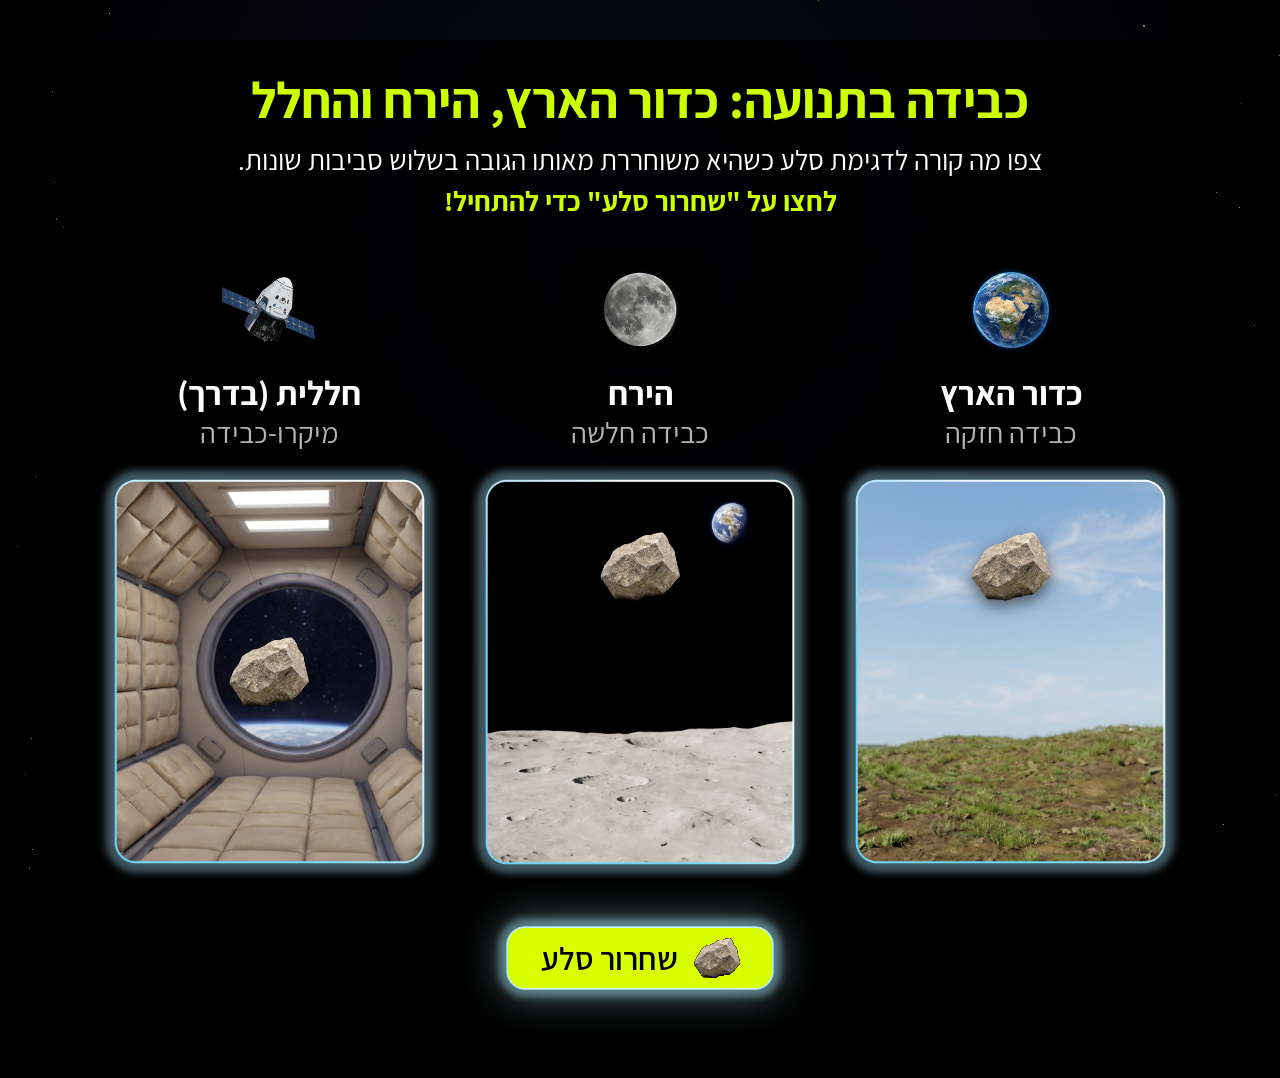
<file: applets/gravity-rock-drop/index.html>
<!doctype html>
<html lang="he" dir="rtl">
<head>
<meta charset="UTF-8">
<meta name="viewport" content="width=device-width, initial-scale=1.0">
<title>כבידה בתנועה</title>
<link rel="stylesheet" href="styles.css?v=8">
</head>
<body>
<div class="starfield" id="starfield"></div>
<main class="app">
  <header>
    <h1>כבידה בתנועה: כדור הארץ, הירח והחלל</h1>
    <p class="lede">צפו מה קורה לדגימת סלע כשהיא משוחררת מאותו הגובה בשלוש סביבות שונות.</p>
    <p class="cue">לחצו על "שחרור סלע" כדי להתחיל!</p>
  </header>
  <section class="cards">
    <article class="gravity-card">
      <div class="card-head">
        <img class="planet-icon" src="assets/icon-earth.webp" alt="כדור הארץ">
        <h2>כדור הארץ</h2><p>כבידה חזקה</p>
      </div>
      <div class="scene">
        <img class="scene-bg" src="assets/earth-background.png" alt="">
        <div class="gravity-rock" id="earthRock"><img src="assets/rock.png" alt=""></div>
        <div class="impact-dust" id="earthDust"></div>
        <div class="lunar-spray" id="earthSpray"><i></i><i></i><i></i><i></i><i></i><i></i><i></i><i></i></div>
      </div>
    </article>
    <article class="gravity-card">
      <div class="card-head">
        <img class="planet-icon" src="assets/icon-moon.webp" alt="הירח">
        <h2>הירח</h2><p>כבידה חלשה</p>
      </div>
      <div class="scene">
        <img class="scene-bg" src="assets/moon-background.png" alt="">
        <div class="gravity-rock" id="moonRock"><img src="assets/rock.png" alt=""></div>
        <div class="impact-dust" id="moonDust"></div>
        <div class="lunar-spray" id="moonSpray"><i></i><i></i><i></i><i></i><i></i><i></i><i></i><i></i></div>
      </div>
    </article>
    <article class="gravity-card">
      <div class="card-head">
        <img class="planet-icon" src="assets/icon-space.webp" alt="חללית">
        <h2>חללית (בדרך)</h2><p>מיקרו-כבידה</p>
      </div>
      <div class="scene">
        <img class="scene-bg" src="assets/spaceship-background.png" alt="">
        <div class="gravity-rock float-space" id="spaceRock"><img src="assets/rock.png" alt=""></div>
      </div>
    </article>
  </section>
  <div class="controls">
    <button id="dropButton" type="button" aria-label="שחרור סלע">
      <img class="button-bg" src="assets/button-drop.png" alt="">
      <span class="button-face">
        <img class="button-rock" id="buttonRock" src="assets/rock.png" alt="">
        <span id="buttonLabel">שחרור סלע</span>
      </span>
    </button>
  </div>
</main>
<script src="app.js?v=7"></script>
</body>
</html>
</file>
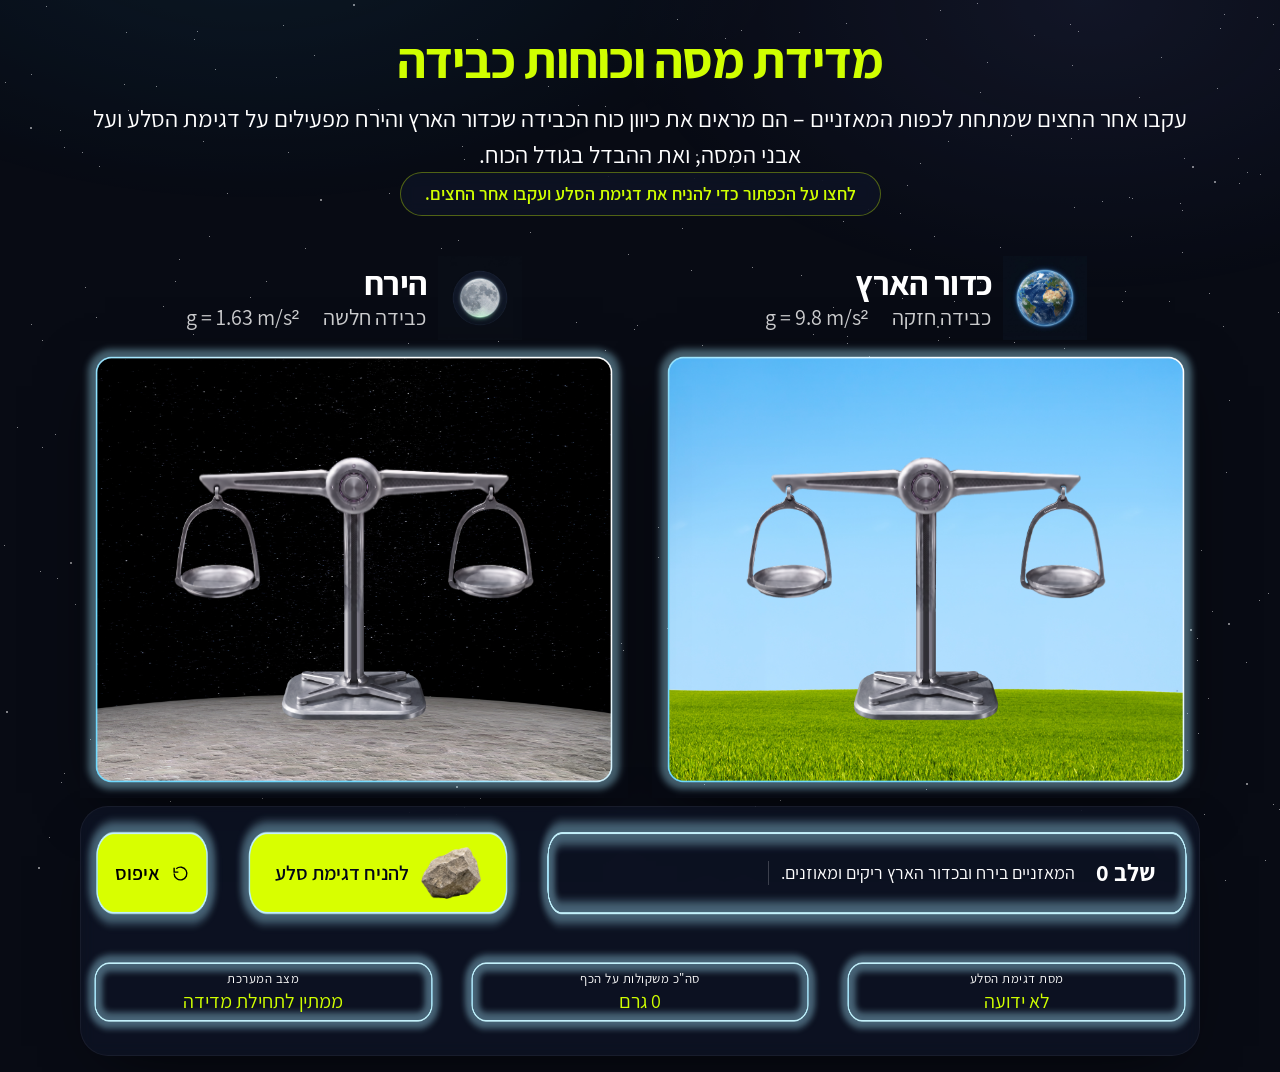
<file: applets/gravity-scale-lab/index.html>
<!doctype html>
<html lang="he" dir="rtl">
<head>
<meta charset="utf-8">
<meta name="viewport" content="width=device-width,initial-scale=1">
<title>מדידת מסה וכוחות כבידה</title>
<style>
@font-face{font-family:AssistantLocal;src:url('assets/Assistant-Regular.ttf') format('truetype');font-weight:400;font-style:normal;font-display:block}
@font-face{font-family:AssistantLocal;src:url('assets/Assistant-SemiBold.ttf') format('truetype');font-weight:600;font-style:normal;font-display:block}
@font-face{font-family:AssistantLocal;src:url('assets/Assistant-Bold.ttf') format('truetype');font-weight:700;font-style:normal;font-display:block}
@font-face{font-family:AssistantLocal;src:url('assets/Assistant-Light.ttf') format('truetype');font-weight:300;font-style:normal;font-display:block}
*{box-sizing:border-box}
html,body{margin:0;min-height:100%;background:#080b14;color:#fff}
/* embedded in the lomda: the screen gives the applet a fixed box, so fit the whole
   simulation inside it instead of flowing down the page. The two scales are capped
   by the height available, while the readout panels run the full width of the box —
   they carry the wordiest text and were unreadable when squeezed to the card width. */
html.embed,html.embed body{background:transparent;height:100%;min-height:0}
html.embed #starfield{background:rgba(8,11,20,.92)}
html.embed main{min-height:0;height:100%;max-width:1420px;padding:8px 16px 6px;justify-content:flex-start}
html.embed header{display:none}
/* a popup carries the full heading (?head=1); inline on a screen the dialogue above
   the applet already introduces it */
html.embed.withhead header{display:flex;flex:0 0 auto;gap:6px;margin-bottom:10px}
html.embed.withhead h1{font-size:38px}
html.embed.withhead .subtitle{font-size:24px;line-height:1.35}
/* the readout panels are sized for the WORDIEST step and never shrink, so their text
   can never be clipped; the two scales take whatever height is left over */
html.embed .cards{flex:1 1 auto;min-height:0;width:100%;max-width:1060px;margin:0 auto;gap:20px}
html.embed .sim{display:flex;flex-direction:column;align-items:center;min-height:0}
html.embed .sim-head{flex:0 0 auto}
html.embed .stage{flex:1 1 auto;min-height:0;width:auto;margin:0 auto}
html.embed .sim-head img{width:48px;height:48px}
html.embed .sim-head h2{font-size:27px}
html.embed .sim-head span{font-size:18px}
html.embed .howto{flex:0 0 auto;font-size:22px;padding:10px 28px}
html.embed footer{flex:0 0 auto;padding:4px 0 8px;margin-top:8px}
html.embed .desc-box{min-height:150px;padding:26px 34px}
html.embed .badge{font-size:30px;min-width:96px;margin-right:20px}
html.embed .desc{font-size:23px;line-height:1.32;padding-left:20px}
/* But_1/But_2.png are pill graphics with a 51px glow margin baked in; stretching
   them to arbitrary button sizes distorted the corners and shrank the visible
   lime to 2/3 of the box. Drawn in CSS instead — same colours, smooth at any size. */
/* the buttons used to stretch to the full height of the readout row, which made them
   tower over it; they now sit centred at a fixed size, and the row gives more of its
   width to the step panel */
html.embed .controls{grid-template-columns:3.4fr 1.6fr}
html.embed .action-area{align-items:center}
html.embed .action,html.embed .reset{font-size:23px;min-height:0;height:96px;
  background-image:none;background-color:#D8FF00;border-radius:22px;
  box-shadow:0 0 18px 3px rgba(166,232,254,.45);}
html.embed .action{padding:0 16px}
html.embed .reset{padding:0 18px}
html.embed .action img{height:46px;width:46px}
html.embed .action:hover,html.embed .reset:hover{background-color:#E2FF3A}
html.embed .action img{height:62px;width:62px}
html.embed .stats{margin-top:14px;gap:14px}
html.embed .stat{min-height:120px;padding:22px 40px}
html.embed .stat-label{font-size:21px;margin-bottom:4px}
html.embed .stat-value{font-size:30px}
body{font-family:AssistantLocal,Assistant,sans-serif;overflow-x:hidden}
button{font:inherit}
#starfield{position:fixed;inset:0;z-index:0;overflow:hidden;background:#080b14;pointer-events:none}
.star{position:absolute;border-radius:50%;background:#fff;opacity:.65;animation:twinkle var(--dur) ease-in-out infinite alternate;animation-delay:var(--delay)}
@keyframes twinkle{0%,100%{opacity:.35}50%{opacity:1}}
.glow{position:fixed;inset:0;z-index:1;pointer-events:none;opacity:.6;background:radial-gradient(900px 500px at 20% -10%,rgba(56,189,248,.14),transparent 60%),radial-gradient(800px 500px at 85% 0%,rgba(129,140,248,.14),transparent 60%)}
main{position:relative;z-index:2;max-width:1152px;margin:0 auto;padding:32px 16px 16px;min-height:100vh;display:flex;flex-direction:column}
header.hero{text-align:center;display:flex;flex-direction:column;gap:12px}
/* Standing instruction: without it the learner does not realise the applet has to be
   driven before the screen will let them continue. Styled like the footer panels so it
   reads as part of the chrome and never competes with the action button itself. */
.howto{margin:0 auto 8px;max-width:1060px;text-align:center;font-weight:600;font-size:18px;line-height:1.3;
  color:#D0FF00;background:rgba(15,23,42,.60);border:1px solid rgba(208,255,0,.35);
  border-radius:999px;padding:9px 24px;backdrop-filter:blur(8px)}
/* the action button pulses for as long as there is still a step to take, and goes
   quiet once the scales balance -- that is the learner's cue that they are done */
@keyframes cta-pulse{0%,100%{transform:scale(1);filter:drop-shadow(0 0 0 rgba(208,255,0,0))}
  50%{transform:scale(1.045);filter:drop-shadow(0 0 14px rgba(208,255,0,.85))}}
.action.is-cta{animation:cta-pulse 1.15s ease-in-out infinite}
.action.is-cta:hover{animation:none}
@media(prefers-reduced-motion:reduce){.action.is-cta{animation:none;outline:3px solid #D0FF00;outline-offset:3px}}
h1{margin:0;color:#D0FF00;font-size:clamp(30px,4vw,52px);line-height:1.1;font-weight:700;letter-spacing:-.02em}
.subtitle{margin:0;color:#fff;font-size:clamp(18px,2vw,24px);line-height:1.5;font-weight:400}
.cards{display:grid;grid-template-columns:repeat(2,minmax(0,1fr));gap:24px;margin-top:32px}
.sim{min-width:0}
.sim-head{display:flex;flex-direction:row;align-items:center;justify-content:center;gap:12px;padding-bottom:1px}
.sim-head img{width:84px;height:84px;object-fit:contain;flex:none}
.sim-head-copy{display:flex;flex-direction:column;align-items:flex-start;gap:4px}
.sim-head h2{margin:0;color:#fff;font-size:34px;line-height:1;font-weight:700;letter-spacing:-.02em}
.sim-head span{color:rgba(255,255,255,.8);font-size:22px;line-height:1.2;white-space:pre-wrap}
.stage{position:relative;overflow:hidden;box-shadow:0 20px 60px -25px rgba(0,0,0,.8);aspect-ratio:1762/1471;margin-top:0}
.stage-bg{position:absolute;inset:0;background-position:center;background-repeat:no-repeat;background-size:100% 100%}
.stage svg{position:absolute;inset:0;width:100%;height:100%;padding:16px}
.scale-beam,.pan-group{transition-property:transform;will-change:transform}
.scale-beam.earth,.pan-group.earth{transition-duration:.6s;transition-timing-function:cubic-bezier(.34,1.56,.64,1)}
.scale-beam.moon,.pan-group.moon{transition-duration:2.2s;transition-timing-function:cubic-bezier(.25,1,.5,1)}
.force-arrow{transform-box:fill-box;transform-origin:center top;transition:opacity .4s ease,transform .4s ease}
.force-arrow.hidden{opacity:0;transform:scale(.9)}
.force-arrow.visible{opacity:1;transform:scale(1)}
.item-pop{transform-box:fill-box;transform-origin:center bottom;transition:opacity .4s ease,transform .4s cubic-bezier(.34,1.56,.64,1);}
.item-pop.hidden{opacity:0;transform:translateY(-12px) scale(.9)}
.item-pop.visible{opacity:1;transform:translateY(0) scale(1)}
.rock-pop{transform-box:fill-box;transform-origin:center bottom;transition:opacity .45s ease,transform .45s cubic-bezier(.34,1.56,.64,1);}
.rock-pop.hidden{opacity:0;transform:translateY(-14px)}
.rock-pop.visible{opacity:1;transform:translateY(0)}
footer{margin-top:8px;border-radius:28px;border:1px solid rgba(255,255,255,.05);background:rgba(15,23,42,.60);backdrop-filter:blur(8px);padding:4px 0 2vh;overflow:hidden;box-shadow:0 20px 60px -30px rgba(0,0,0,.9)}
.controls{display:grid;grid-template-columns:3fr 2fr;gap:12px}
.desc-box{min-height:124px;background:url('assets/TextBox_1.png') center/100% 100% no-repeat;display:flex;align-items:center;gap:12px;padding:12px}
.badge{flex:none;color:#fff;font-weight:700;font-size:24px;line-height:1.15;margin-right:24px;min-width:76px;text-align:center}
.desc{margin:0;color:#fff;font-size:18px;line-height:1.3;font-weight:400;border-left:1px solid rgba(255,255,255,.2);padding-left:12px;opacity:1;transition:opacity .3s,transform .3s}
.action-area{display:flex;justify-content:space-between;gap:10px}
.action,.reset{border:0;background-color:transparent;background-repeat:no-repeat;background-position:center;background-size:100% 100%;min-height:90px;cursor:pointer;transition:transform .18s ease;display:flex;align-items:center;justify-content:center;gap:12px}
.action{background-image:url('assets/But_1.png');color:#020617;font-weight:600;font-size:20px;padding:0 24px;flex:1;min-width:0}
.reset{background-image:url('assets/But_2.png');color:#000;font-weight:600;font-size:20px;padding:0 28px;width:32%;min-width:110px}
.action:hover,.reset:hover{transform:scale(1.03)}
.action:active,.reset:active{transform:scale(.96)}
.action img{height:60px;width:60px;object-fit:contain;flex:none}
.reset svg{width:17px;height:17px;flex:none}
.stats{display:grid;grid-template-columns:repeat(3,minmax(0,1fr));gap:12px;margin-top:12px}
.stat{min-height:90px;padding:12px 24px;text-align:center;display:flex;flex-direction:column;justify-content:center;background:url('assets/TextBox_2_3_4.png') center/100% 100% no-repeat}
.stat-label{font-size:13px;line-height:1.2;letter-spacing:.04em;color:#fff;margin-bottom:2px}
.stat-value{font-size:20px;line-height:1.2;font-weight:400;color:#D0FF00}
svg text{font-family:AssistantLocal,Assistant,sans-serif}
@media(max-width:800px){main{padding-top:24px}.cards{grid-template-columns:1fr;gap:20px}.controls{grid-template-columns:1fr}.action-area{min-height:90px}.reset{width:34%}.stats{grid-template-columns:1fr}.sim-head h2{font-size:28px}.sim-head span{font-size:18px}}
@media(max-width:480px){.subtitle{font-size:17px}.desc-box{min-height:86px}.badge{font-size:20px;margin-right:10px;min-width:60px}.desc{font-size:15.5px}.action,.reset{min-height:82px}.action,.reset{font-size:17px}.reset{min-width:100px;padding:0 14px}.action{padding:0 12px}.action img{height:48px;width:48px}.stage svg{padding:8px}}
</style>
</head>
<body>
<script>const _q=new URLSearchParams(location.search);
if(_q.has('embed'))document.documentElement.classList.add('embed');
// popups show the full heading; inline on a screen the surrounding dialogue already sets it up
if(_q.has('head'))document.documentElement.classList.add('withhead');</script>
<div id="starfield"></div><div class="glow"></div>
<main>
<header class="hero">
  <h1>מדידת מסה וכוחות כבידה</h1>
  <p class="subtitle">עקבו אחר החצים שמתחת לכפות המאזניים – הם מראים את כיוון כוח הכבידה שכדור הארץ והירח מפעילים על דגימת הסלע ועל אבני המסה, ואת ההבדל בגודל הכוח.</p>
</header>
<p class="howto">לחצו על הכפתור כדי להניח את דגימת הסלע ועקבו אחר החצים.</p>
<div class="cards">
  <section class="sim">
    <div class="sim-head"><img src="assets/4e71963fe_generated_image.png" alt="כדור הארץ"><div class="sim-head-copy"><h2>כדור הארץ</h2><span>כבידה חזקה      g = 9.8 m/s²</span></div></div>
    <div class="stage"><div class="stage-bg" style="background-image:url('assets/EearthBG_FRAME.png')"></div><svg id="earth-svg" viewBox="0 0 400 330" aria-label="מאזניים בכדור הארץ"></svg></div>
  </section>
  <section class="sim">
    <div class="sim-head"><img src="assets/ac2f062cf_generated_image.png" alt="הירח"><div class="sim-head-copy"><h2>הירח</h2><span>כבידה חלשה      g = 1.63 m/s²</span></div></div>
    <div class="stage"><div class="stage-bg" style="background-image:url('assets/Moon-BG_FRAME.png')"></div><svg id="moon-svg" viewBox="0 0 400 330" aria-label="מאזניים בירח"></svg></div>
  </section>
</div>
<footer>
  <div class="controls">
    <div class="desc-box"><span class="badge" id="badge">שלב 0</span><p class="desc" id="desc">המאזניים בירח ובכדור הארץ ריקים ומאוזנים.</p></div>
    <div class="action-area"><button class="action" id="nextBtn"><img id="actionIcon" src="assets/57-gram.png" alt=""><span id="actionText">הנח דגימת סלע</span></button><button class="reset" id="resetBtn"><svg viewBox="0 0 24 24" fill="none" stroke="currentColor" stroke-width="2"><path d="M3 12a9 9 0 1 0 3-6.7"/><path d="M3 4v6h6"/></svg><span>איפוס</span></button></div>
  </div>
  <div class="stats"><div class="stat"><span class="stat-label">מסת דגימת הסלע</span><span class="stat-value" id="rockMass">לא ידועה</span></div><div class="stat"><span class="stat-label">סה"כ משקולות על הכף</span><span class="stat-value" id="weightsMass">0 גרם</span></div><div class="stat"><span class="stat-label">מצב המערכת</span><span class="stat-value" id="status">ממתין לתחילת מדידה</span></div></div>
</footer>
</main>
<script>
const A='assets/';
const ROCK_MASS=57, EARTH_SCALE=1.45, MOON_SCALE=EARTH_SCALE/6, R=106;
const steps=[
 {badge:'שלב 0',desc:'המאזניים בירח ובכדור הארץ ריקים ומאוזנים.',btnText:'להניח דגימת סלע',icon:'57-gram.png',rockAdded:false,weights:[],weightsMass:0,angle:0,rockMassDisplay:'לא ידועה',statusText:'ממתין לתחילת מדידה'},
 {badge:'שלב 1',desc:'דגימת הסלע הונחה בכף הימנית. המאזניים אינם מאוזנים. בכדור הארץ הכף יורדת במהירות (כוח כבידה חזק יותר), בירח באיטיות (כוח כבידה חלש יותר).',btnText:'להוסיף משקולת 50 גרם',icon:'50gram.png',rockAdded:true,weights:[],weightsMass:0,angle:14,rockMassDisplay:'לא ידועה',statusText:'הסלע כבד יותר'},
 {badge:'שלב 2',desc:'הוספה משקולת של 50 גרם. הכף הימנית עולה, אך עדיין המאזניים לא מאוזנים.',btnText:'להוסיף משקולת 5 גרם',icon:'5gram.png',rockAdded:true,weights:[50],weightsMass:50,angle:6,rockMassDisplay:'לא ידועה',statusText:'הסלע עדיין כבד יותר'},
 {badge:'שלב 3',desc:'הוספה משקולת של 5 גרם. המאזניים כמעט מאוזנים.',btnText:'להוסיף משקולת 2 גרם',icon:'2gram.png',rockAdded:true,weights:[50,5],weightsMass:55,angle:2,rockMassDisplay:'לא ידועה',statusText:'כמעט מאוזן'},
 {badge:'שלב 4',desc:'מאזניים מאוזנים. כשכמות חומר זהה (57 גרם) מונחת על שתי הכפות, כוח הכבידה פועל עליהן במידה שווה – הן תחת הכבידה החזקה של כדור הארץ (חצים שחורים שווים) והן תחת הכבידה החלשה של הירח (חצים לבנים שווים).',btnText:'להתחיל מחדש',icon:null,rockAdded:true,weights:[50,5,2],weightsMass:57,angle:0,rockMassDisplay:'57 גרם',statusText:'שיווי משקל מושלם!'}
];
const weightLayout={1:[[50,0]],2:[[50,-10],[5,10]],3:[[50,-15],[5,0],[2,15]]};
const weightImg={50:{src:'50gram.png',size:32},5:{src:'5gram.png',size:22},2:{src:'2gram.png',size:18}};
const state={earth:null,moon:null};
function forceArrow(mass,env,showText){
 if(!mass)return `<g class="force-arrow hidden"><line/><polygon/></g>`;
 const earth=env==='earth',color=earth?'#000000':'#FFFFFF',len=mass*(earth?EARTH_SCALE:MOON_SCALE)*(earth?1:.85),force=((mass/1000)*(earth?9.8:1.63)).toFixed(2);
 return `<g class="force-arrow hidden"><line x1="0" y1="0" x2="0" y2="${len}" stroke="${color}" stroke-width="3.5" stroke-linecap="round"/><polygon points="-5,${len} 5,${len} 0,${len+7}" fill="${color}"/>${showText?`<text x="0" y="${len+22}" text-anchor="middle" font-size="14" font-weight="400" fill="${color}">${force}N (${mass} גרם)</text>`:''}</g>`;
}
function buildScale(env){
 const svg=document.getElementById(env+'-svg');
 svg.innerHTML=`<image href="${A}SCALE-POLE.png" x="69" y="70" width="262" height="216" preserveAspectRatio="xMidYMid meet"/><image class="scale-beam ${env}" href="${A}SCALE-Rodd.png" x="80" y="78" width="240" height="44" preserveAspectRatio="xMidYMid meet"/><g class="pan-group ${env} left-pan"><g class="force-holder-left"></g><image href="${A}Plate-Left.png" x="-33" y="0" width="66" height="87" preserveAspectRatio="xMidYMid meet"/><g class="weights-holder"></g></g><g class="pan-group ${env} right-pan"><g class="force-holder-right"></g><image href="${A}Plate-right.png" x="-33" y="0" width="66" height="87" preserveAspectRatio="xMidYMid meet"/><g class="rock-holder"></g></g>`;
 state[env]={svg,beam:svg.querySelector('.scale-beam'),left:svg.querySelector('.left-pan'),right:svg.querySelector('.right-pan'),leftForce:svg.querySelector('.force-holder-left'),rightForce:svg.querySelector('.force-holder-right'),weights:svg.querySelector('.weights-holder'),rock:svg.querySelector('.rock-holder')};
}
function makeWeight(value,x){const img=weightImg[value];return `<g class="item-pop hidden"><image href="${A+img.src}" x="${x-img.size/2}" y="${80-img.size}" width="${img.size}" height="${img.size}" preserveAspectRatio="xMidYMid meet"/></g>`}
function updateScale(env,step,animate=true){
 const s=state[env],earth=env==='earth',deg=step.angle,rad=deg*Math.PI/180;
 const lX=200-R*Math.cos(rad),lY=100-R*Math.sin(rad),rX=200+R*Math.cos(rad),rY=100+R*Math.sin(rad);
 s.beam.style.transform=`rotate(${deg}deg)`; s.beam.style.transformOrigin='200px 100px';
 s.left.style.transform=`translate(${lX}px,${lY}px)`; s.right.style.transform=`translate(${rX}px,${rY}px)`;
 s.leftForce.innerHTML=step.weightsMass?`<g transform="translate(0 85)">${forceArrow(step.weightsMass,env,true)}</g>`:'';
 s.rightForce.innerHTML=step.rockAdded?`<g transform="translate(0 85)">${forceArrow(ROCK_MASS,env,false)}</g>`:'';
 let html='';(weightLayout[step.weights.length]||[]).forEach(([v,x])=>html+=makeWeight(v,x));s.weights.innerHTML=html;
 s.rock.innerHTML=step.rockAdded?`<g class="rock-pop hidden"><image href="${A}Rock-1.png" x="-22" y="36" width="43" height="43" preserveAspectRatio="xMidYMid meet"/></g>`:'';
 if(animate){
   requestAnimationFrame(()=>{
     requestAnimationFrame(()=>{
       s.leftForce.querySelectorAll('.force-arrow').forEach(e=>e.classList.add('visible'));
       s.rightForce.querySelectorAll('.force-arrow').forEach(e=>e.classList.add('visible'));
       s.weights.querySelectorAll('.item-pop').forEach((e,i)=>setTimeout(()=>e.classList.add('visible'),120+i*70));
       s.rock.querySelectorAll('.rock-pop').forEach(e=>setTimeout(()=>e.classList.add('visible'),120));
     });
   });
 }
}
function renderText(step){
 document.getElementById('badge').textContent=step.badge;
 const d=document.getElementById('desc');d.style.opacity='0';d.style.transform='translateY(4px)';setTimeout(()=>{d.textContent=step.desc;d.style.opacity='1';d.style.transform='translateY(0)'},120);
 // keep a number glued to the word after it ("50 גרם"), so the button never
 // breaks the amount away from its unit; source strings stay plain for translation
 document.getElementById('actionText').textContent=step.btnText.replace(/(\d)\s+(?=\S)/g,'$1\u00A0');
 const ai=document.getElementById('actionIcon');if(step.icon){ai.src=A+step.icon;ai.style.display='block'}else ai.style.display='none';
 document.getElementById('rockMass').textContent=step.rockMassDisplay;document.getElementById('weightsMass').textContent=step.weightsMass+' גרם';document.getElementById('status').textContent=step.statusText;
}
let current=0;
function render(){const step=steps[current];updateScale('earth',step,true);updateScale('moon',step,true);renderText(step);
 // pulse while a step is still owed; stop at the last step (שיווי משקל)
 document.getElementById('nextBtn').classList.toggle('is-cta',current!==steps.length-1);}
buildScale('earth');buildScale('moon');
document.getElementById('nextBtn').addEventListener('click',()=>{current=current<steps.length-1?current+1:0;render();if(current===steps.length-1){try{parent.postMessage({type:'APPLET_DONE'},'*')}catch(e){}}});
document.getElementById('resetBtn').addEventListener('click',()=>{current=0;render()});
const sf=document.getElementById('starfield');for(let i=0;i<375;i++){const s=document.createElement('i');s.className='star';s.style.left=(Math.random()*100)+'%';s.style.top=(Math.random()*100)+'%';s.style.width=s.style.height=(Math.random()<.12?2:1)+'px';s.style.setProperty('--dur',(6+Math.random()*6).toFixed(1)+'s');s.style.setProperty('--delay',(-Math.random()*8).toFixed(1)+'s');sf.appendChild(s)}
render();
</script>
</body>
</html>
</file>
<file: applets/gravity-rock-drop/styles.css>
@font-face{font-family:'Assistant';src:url('assets/Assistant-Regular.ttf') format('truetype');font-weight:400;font-style:normal;font-display:block}
@font-face{font-family:'Assistant';src:url('assets/Assistant-SemiBold.ttf') format('truetype');font-weight:600;font-style:normal;font-display:block}
@font-face{font-family:'Assistant';src:url('assets/Assistant-Bold.ttf') format('truetype');font-weight:700;font-style:normal;font-display:block}
@font-face{font-family:'Assistant';src:url('assets/Assistant-Light.ttf') format('truetype');font-weight:300;font-style:normal;font-display:block}
*{box-sizing:border-box}
html,body{margin:0;min-height:100%;font-family:'Assistant',sans-serif}
body{background:#000;color:#fff;overflow-x:hidden}
.starfield{position:fixed;inset:0;z-index:-10;overflow:hidden;background:radial-gradient(ellipse at 50% 25%,#0a0a18 0%,#000 72%)}
.star{position:absolute;border-radius:50%;background:#fff}
.app{width:100%;max-width:1152px;margin:40px auto;padding:32px;border-radius:24px;background:rgba(0,0,0,.85);backdrop-filter:blur(4px)}
header{text-align:center;margin-bottom:32px}
h1{margin:0 0 12px;color:#CCFF00;font-size:clamp(30px,4vw,52px);line-height:1.1;font-weight:700}
header p{font-size:clamp(20px,2.2vw,28px);line-height:1.45;margin:0;font-weight:400}
header p.cue{color:#CCFF00;font-weight:700}
.cards{display:grid;grid-template-columns:repeat(3,minmax(0,1fr));gap:24px}
.gravity-card{display:flex;flex-direction:column;min-width:0}
.card-head{display:flex;flex-direction:column;align-items:center;margin-bottom:12px;padding:0 4px}
.planet-icon{width:112px;height:112px;object-fit:contain;margin-bottom:4px;filter:drop-shadow(0 4px 12px rgba(0,0,0,.6))}
.card-head h2{font-size:34px;line-height:1.1;margin:4px 0 0;font-weight:700}
.card-head p{font-size:29px;line-height:1.2;color:rgba(255,255,255,.7);margin:4px 0 0;font-weight:400}
.scene{position:relative;width:100%;aspect-ratio:945/1146;border-radius:16px;overflow:hidden}
.scene-bg{position:absolute;inset:0;width:100%;height:100%;object-fit:cover;display:block}
.gravity-rock{position:absolute;z-index:10;top:25%;left:50%;width:80px;height:80px;margin:-40px 0 0 -40px;filter:drop-shadow(0 6px 8px rgba(0,0,0,.55))}
.gravity-rock>img{width:100%;height:100%;object-fit:contain;display:block}
.fall-earth{animation:dropEarth .4s linear forwards}
.fall-moon{animation:dropMoon 1.5s cubic-bezier(.55,.085,.68,.53) forwards}
.float-space{top:50%;margin-top:-40px;animation:floating 16s linear infinite}
.impact-dust{position:absolute;bottom:16px;left:50%;transform:translateX(-50%);width:64px;height:12px;background:rgba(255,255,255,.4);border-radius:50%;filter:blur(5px);opacity:0;pointer-events:none}
.show-dust{animation:dustSplash .5s ease-out forwards}
.lunar-spray{position:absolute;top:75%;left:50%;transform:translate(-50%,-50%);width:0;height:0;pointer-events:none;z-index:5}
.lunar-spray i{position:absolute;top:0;left:0;width:15px;height:15px;border-radius:50%;background:#f5f5ee;opacity:0;box-shadow:0 0 10px 4px rgba(255,255,255,.85)}
.lunar-spray i:nth-child(1){--dx:0;--dy:-60px}.lunar-spray i:nth-child(2){--dx:42px;--dy:-42px}.lunar-spray i:nth-child(3){--dx:60px;--dy:0}.lunar-spray i:nth-child(4){--dx:42px;--dy:42px}.lunar-spray i:nth-child(5){--dx:0;--dy:60px}.lunar-spray i:nth-child(6){--dx:-42px;--dy:42px}.lunar-spray i:nth-child(7){--dx:-60px;--dy:0}.lunar-spray i:nth-child(8){--dx:-42px;--dy:-42px}
.show-spray i{animation:sandSpray .4s ease-out forwards}
.controls{margin-top:28px;display:flex;justify-content:center}
button{position:relative;display:inline-flex;align-items:center;justify-content:center;border:0;background:transparent;padding:0;cursor:pointer;font-family:'Assistant',sans-serif;font-weight:400;transition:transform .15s}
button:hover{transform:scale(1.05)}button:active{transform:scale(.95)}
.button-bg{height:96px;width:auto;display:block;user-select:none;pointer-events:none;filter:drop-shadow(0 0 20px rgba(174,238,238,.5))}
.button-rock{flex:0 0 auto;height:46px;width:46px;object-fit:contain;filter:drop-shadow(0 0 .6px #000) drop-shadow(0 0 .6px #000) drop-shadow(0 0 .6px #000);pointer-events:none}
button .button-face{position:absolute;inset:0;display:flex;align-items:center;justify-content:center;gap:16px;pointer-events:none}
button #buttonLabel{color:#000;font-size:32px;font-weight:600;white-space:nowrap}
@keyframes dropEarth{0%{top:25%}100%{top:75%}}
@keyframes dropMoon{0%{top:25%}100%{top:75%}}
@keyframes floating{0%{transform:translate(0,0) rotate(0)}25%{transform:translate(12px,-12px) rotate(12deg)}50%{transform:translate(-8px,16px) rotate(24deg)}75%{transform:translate(-16px,-8px) rotate(12deg)}100%{transform:translate(0,0) rotate(0)}}
@keyframes dustSplash{0%{transform:translateX(-50%) scale(.5);opacity:.8}100%{transform:translateX(-50%) scale(2);opacity:0}}
@keyframes sandSpray{0%{transform:translate(0,0) scale(1);opacity:1}100%{transform:translate(var(--dx),var(--dy)) scale(.25);opacity:0}}
@keyframes twinkle{0%,100%{opacity:.2}50%{opacity:1}}
@media(max-width:800px){.app{width:calc(100% - 24px);margin:12px auto 24px;padding:20px}.cards{grid-template-columns:1fr;gap:24px}.planet-icon{width:90px;height:90px}.card-head h2,.card-head p{font-size:24px}.button-bg{height:68px}.button-rock{height:32px;width:32px}button #buttonLabel{font-size:22px}}

/* embedded in the lomda stage: the shell supplies the background + the
   glossary tooltip, so trim the outer card and let the screen show through */
html.embed,html.embed body{background:transparent;height:100%;min-height:0}
html.embed .starfield{background:radial-gradient(ellipse at 50% 25%,rgba(10,10,24,.92) 0%,rgba(0,0,0,.92) 72%)}
/* embedded: the lomda gives the applet a fixed box in the screen layout, so fill
   that box exactly (no page scroll, no full-bleed spill) instead of flowing.
   The heading stays and everything is scaled down to fit the box; the scenes keep
   their source aspect so the whole environment art shows, uncropped. */
html.embed .app{width:100%;max-width:none;height:100%;margin:0;padding:16px 30px 14px;
  background:transparent;border-radius:0;backdrop-filter:none;
  display:flex;flex-direction:column}
html.embed header{margin-bottom:14px}
html.nosub .lede{display:none}
html.embed h1{font-size:48px;margin:0 0 8px}
html.embed header p{font-size:27px;line-height:1.35}
html.embed .cards{gap:30px}
html.embed .gravity-card{min-height:0}
html.embed .planet-icon{width:72px;height:72px;margin-bottom:2px}
html.embed .card-head{margin-bottom:10px}
html.embed .controls{margin-top:14px}
html.embed .button-bg{height:88px}
</file>
